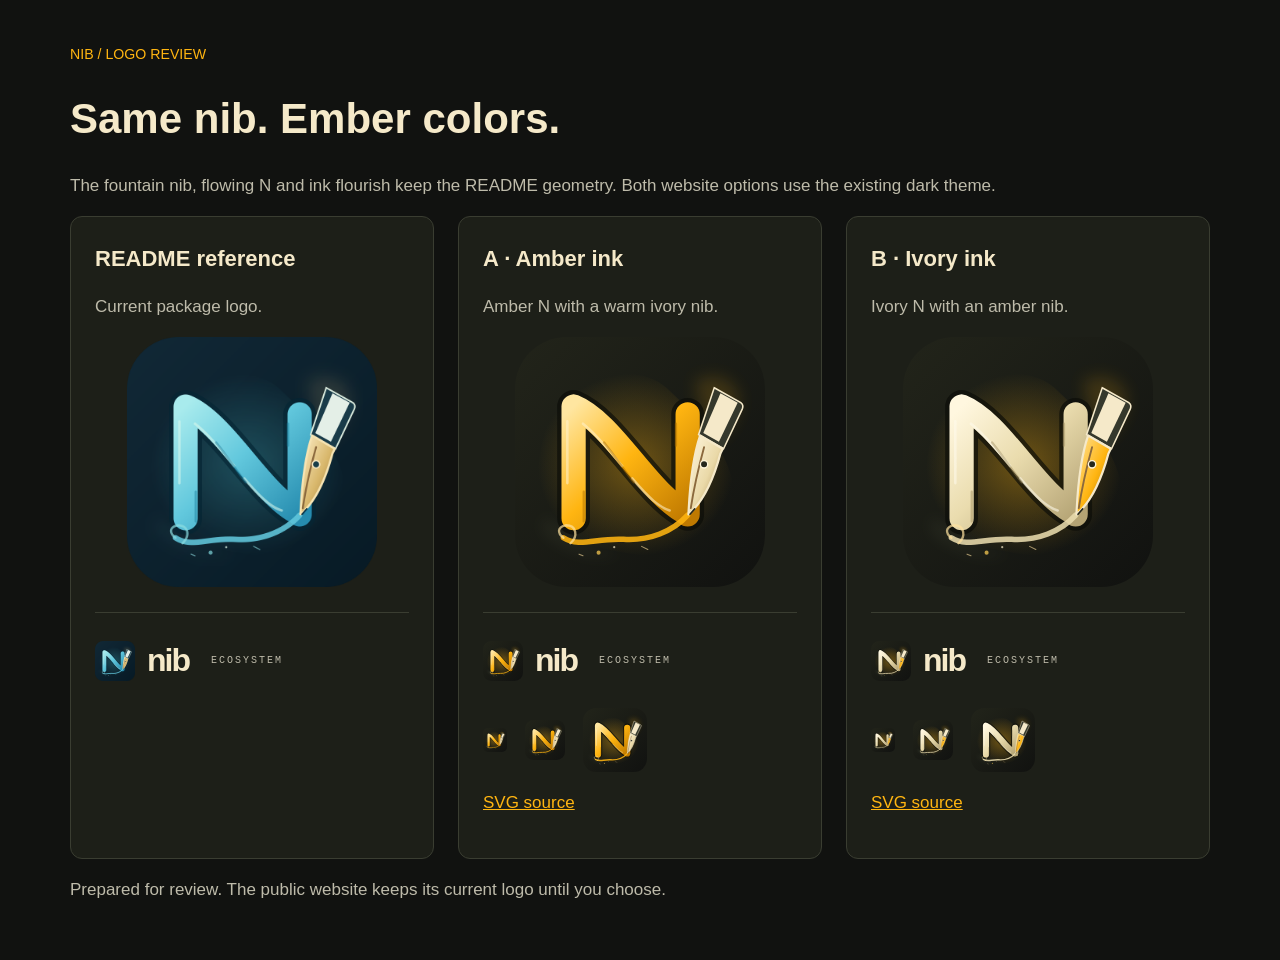
<file: web/brand/review-v1.html>
<!doctype html><html lang="en"><head><meta charset="utf-8"><meta name="viewport" content="width=device-width,initial-scale=1"><meta name="robots" content="noindex,nofollow"><title>Nib logo review</title><style>
*{box-sizing:border-box}body{margin:0;background:#111210;color:#f5e9c9;font:17px/1.6 Arial,sans-serif}main{max-width:1220px;padding:40px;margin:auto}h1{font-size:42px;line-height:1.15}p{color:#bebbaa}section{display:grid;grid-template-columns:repeat(3,1fr);gap:24px}article{border:1px solid #3a3d31;border-radius:12px;background:#1d1f18;padding:24px}article>img{display:block;width:100%;max-width:250px;margin:12px auto 24px}h2{font-size:22px;margin:0}.nav{display:flex;align-items:center;gap:12px;padding:22px 0;border-top:1px solid #3a3d31;margin-top:25px}.nav img{width:40px;height:40px}.nav strong{font-size:32px;letter-spacing:-2px}.nav span{font:10px monospace;letter-spacing:2px;color:#bebbaa;margin-left:10px}a{color:#ffb511}small{color:#ffb511}.sizes{display:flex;gap:18px;align-items:center}.sizes img{object-fit:contain}@media(max-width:700px){main{padding:22px}section{grid-template-columns:1fr}h1{font-size:32px}}
</style></head><body><main><small>NIB / LOGO REVIEW</small><h1>Same nib. Ember colors.</h1><p>The fountain nib, flowing N and ink flourish keep the README geometry. Both website options use the existing dark theme.</p><section>
<article><h2>README reference</h2><p>Current package logo.</p><img src="readme-original.png" alt="Original blue N and fountain nib logo"><div class="nav"><img src="readme-original.png" alt=""><strong>nib</strong><span>ECOSYSTEM</span></div></article>
<article><h2>A · Amber ink</h2><p>Amber N with a warm ivory nib.</p><img src="nib-amber.svg" alt="Amber N with ivory fountain nib"><div class="nav"><img src="nib-amber.svg" alt=""><strong>nib</strong><span>ECOSYSTEM</span></div><div class="sizes"><img width="24" height="24" src="nib-amber.svg" alt="24 pixel mark"><img width="40" height="40" src="nib-amber.svg" alt="40 pixel mark"><img width="64" height="64" src="nib-amber.svg" alt="64 pixel mark"></div><p><a href="nib-amber.svg">SVG source</a></p></article>
<article><h2>B · Ivory ink</h2><p>Ivory N with an amber nib.</p><img src="nib-ivory.svg" alt="Ivory N with amber fountain nib"><div class="nav"><img src="nib-ivory.svg" alt=""><strong>nib</strong><span>ECOSYSTEM</span></div><div class="sizes"><img width="24" height="24" src="nib-ivory.svg" alt="24 pixel mark"><img width="40" height="40" src="nib-ivory.svg" alt="40 pixel mark"><img width="64" height="64" src="nib-ivory.svg" alt="64 pixel mark"></div><p><a href="nib-ivory.svg">SVG source</a></p></article>
</section><p>Prepared for review. The public website keeps its current logo until you choose.</p></main></body></html>
</file>
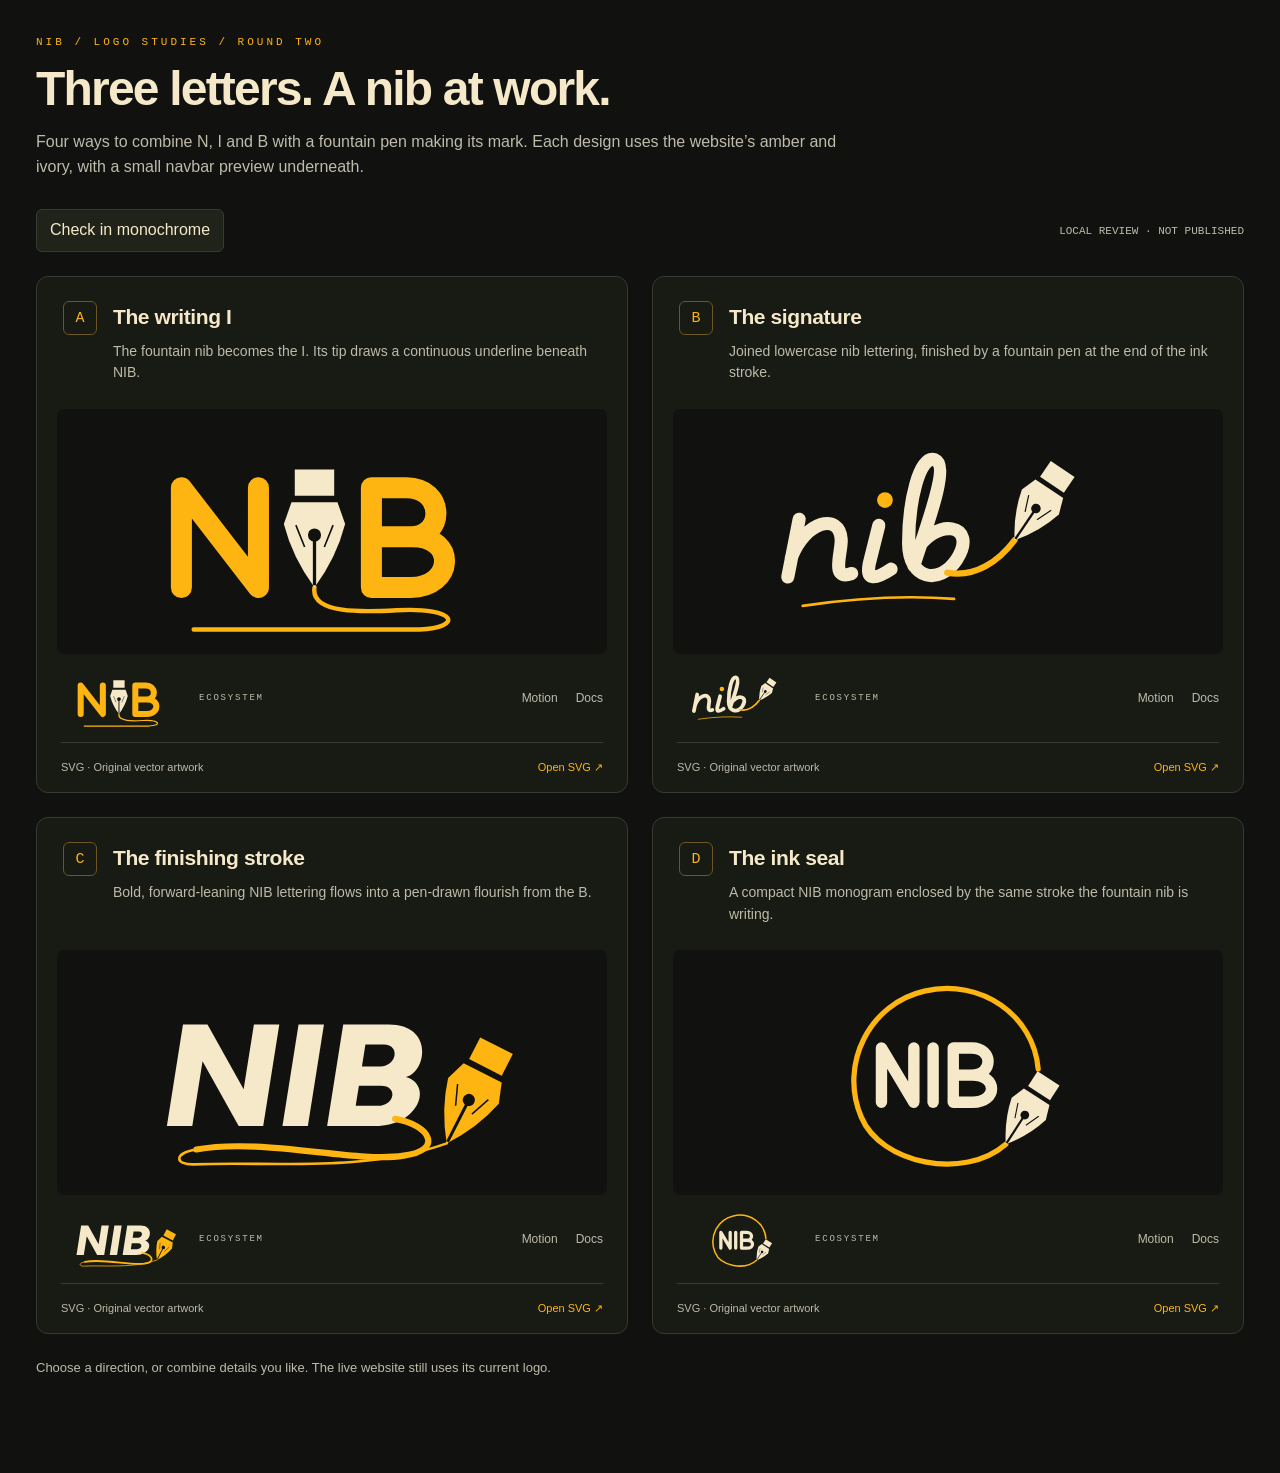
<file: web/brand/review.html>
<!doctype html><html lang="en"><head><meta charset="utf-8"><meta name="viewport" content="width=device-width,initial-scale=1"><meta name="robots" content="noindex,nofollow"><title>Nib · Four logo directions</title><style>
:root{color-scheme:dark;--ink:#f5e9c9;--amber:#ffb511;--paper:#111210;--line:#373a30;--muted:#bebbaa}*{box-sizing:border-box}body{margin:0;background:var(--paper);color:var(--ink);font:16px/1.55 Arial,sans-serif}main{max-width:1380px;margin:auto;padding:36px 36px 64px}.eyebrow{font:11px monospace;color:var(--amber);letter-spacing:3px}h1{font-size:clamp(30px,4vw,48px);line-height:1.08;letter-spacing:-1.8px;margin:15px 0}main>p{color:var(--muted);max-width:820px;margin:0 0 30px}.grid{display:grid;grid-template-columns:1fr 1fr;gap:24px}article{background:#181a14;border:1px solid var(--line);border-radius:12px;overflow:hidden}header{display:flex;gap:16px;padding:24px 26px 0;min-height:112px}.letter{flex:none;display:grid;place-items:center;width:34px;height:34px;border:1px solid #6d5622;border-radius:6px;font:15px monospace;color:var(--amber)}h2{font-size:21px;letter-spacing:-.4px;margin:0 0 7px}header p{font-size:14px;color:var(--muted);max-width:480px;margin:0}.art{height:245px;display:flex;justify-content:center;align-items:center;background:var(--paper);margin:20px 20px 0;border-radius:7px}.art img{width:90%;height:100%;object-fit:contain}.nav{height:89px;display:flex;align-items:center;gap:12px;border-bottom:1px solid var(--line);margin:0 24px}.nav img{width:126px;height:72px;object-fit:contain}.nav>span{font:9px monospace;letter-spacing:1.8px;color:var(--muted)}.navlinks{display:flex;gap:18px;margin-left:auto;font-size:12px;color:var(--muted)}footer{display:flex;justify-content:space-between;gap:12px;align-items:center;padding:16px 24px;font-size:11px;color:var(--muted)}a{color:var(--amber);text-decoration:none}a:hover{text-decoration:underline}.note{margin-top:24px!important;font-size:13px}button{font:inherit;cursor:pointer;border:1px solid var(--line);color:var(--ink);background:#202319;border-radius:6px;padding:8px 13px}.tools{display:flex;gap:10px;margin-bottom:24px;align-items:center}.tools span{font:11px monospace;color:var(--muted);margin-left:auto}.mono .art img,.mono .nav img{filter:grayscale(1) brightness(1.6)}@media(max-width:820px){main{padding:26px 18px}.grid{grid-template-columns:1fr}.art{height:240px}.navlinks{display:none}}@media(prefers-reduced-motion:reduce){*{scroll-behavior:auto}}
</style></head><body><main><div class="eyebrow">NIB / LOGO STUDIES / ROUND TWO</div><h1>Three letters. A nib at work.</h1><p>Four ways to combine N, I and B with a fountain pen making its mark. Each design uses the website’s amber and ivory, with a small navbar preview underneath.</p><div class="tools"><button id="mono" type="button" aria-pressed="false">Check in monochrome</button><span>LOCAL REVIEW · NOT PUBLISHED</span></div><section class="grid"><article id="a"><header><span class="letter">A</span><div><h2>The writing I</h2><p>The fountain nib becomes the I. Its tip draws a continuous underline beneath NIB.</p></div></header>
    <div class="art"><img src="concepts-v2/nib-a.svg" alt="The fountain nib becomes the I. Its tip draws a continuous underline beneath NIB."></div>
    <div class="nav"><img src="concepts-v2/nib-a.svg" alt="The writing I at navbar size"><span>ECOSYSTEM</span><div class="navlinks">Motion<span>Docs</span></div></div>
    <footer><span>SVG · Original vector artwork</span><a href="concepts-v2/nib-a.svg" target="_blank">Open SVG ↗</a></footer></article><article id="b"><header><span class="letter">B</span><div><h2>The signature</h2><p>Joined lowercase nib lettering, finished by a fountain pen at the end of the ink stroke.</p></div></header>
    <div class="art"><img src="concepts-v2/nib-b.svg" alt="Joined lowercase nib lettering, finished by a fountain pen at the end of the ink stroke."></div>
    <div class="nav"><img src="concepts-v2/nib-b.svg" alt="The signature at navbar size"><span>ECOSYSTEM</span><div class="navlinks">Motion<span>Docs</span></div></div>
    <footer><span>SVG · Original vector artwork</span><a href="concepts-v2/nib-b.svg" target="_blank">Open SVG ↗</a></footer></article><article id="c"><header><span class="letter">C</span><div><h2>The finishing stroke</h2><p>Bold, forward-leaning NIB lettering flows into a pen-drawn flourish from the B.</p></div></header>
    <div class="art"><img src="concepts-v2/nib-c.svg" alt="Bold, forward-leaning NIB lettering flows into a pen-drawn flourish from the B."></div>
    <div class="nav"><img src="concepts-v2/nib-c.svg" alt="The finishing stroke at navbar size"><span>ECOSYSTEM</span><div class="navlinks">Motion<span>Docs</span></div></div>
    <footer><span>SVG · Original vector artwork</span><a href="concepts-v2/nib-c.svg" target="_blank">Open SVG ↗</a></footer></article><article id="d"><header><span class="letter">D</span><div><h2>The ink seal</h2><p>A compact NIB monogram enclosed by the same stroke the fountain nib is writing.</p></div></header>
    <div class="art"><img src="concepts-v2/nib-d.svg" alt="A compact NIB monogram enclosed by the same stroke the fountain nib is writing."></div>
    <div class="nav"><img src="concepts-v2/nib-d.svg" alt="The ink seal at navbar size"><span>ECOSYSTEM</span><div class="navlinks">Motion<span>Docs</span></div></div>
    <footer><span>SVG · Original vector artwork</span><a href="concepts-v2/nib-d.svg" target="_blank">Open SVG ↗</a></footer></article></section><p class="note">Choose a direction, or combine details you like. The live website still uses its current logo.</p></main><script>document.getElementById('mono').addEventListener('click',function(){const on=document.body.classList.toggle('mono');this.setAttribute('aria-pressed',String(on));this.textContent=on?'Return to amber + ivory':'Check in monochrome';});</script></body></html>
</file>
